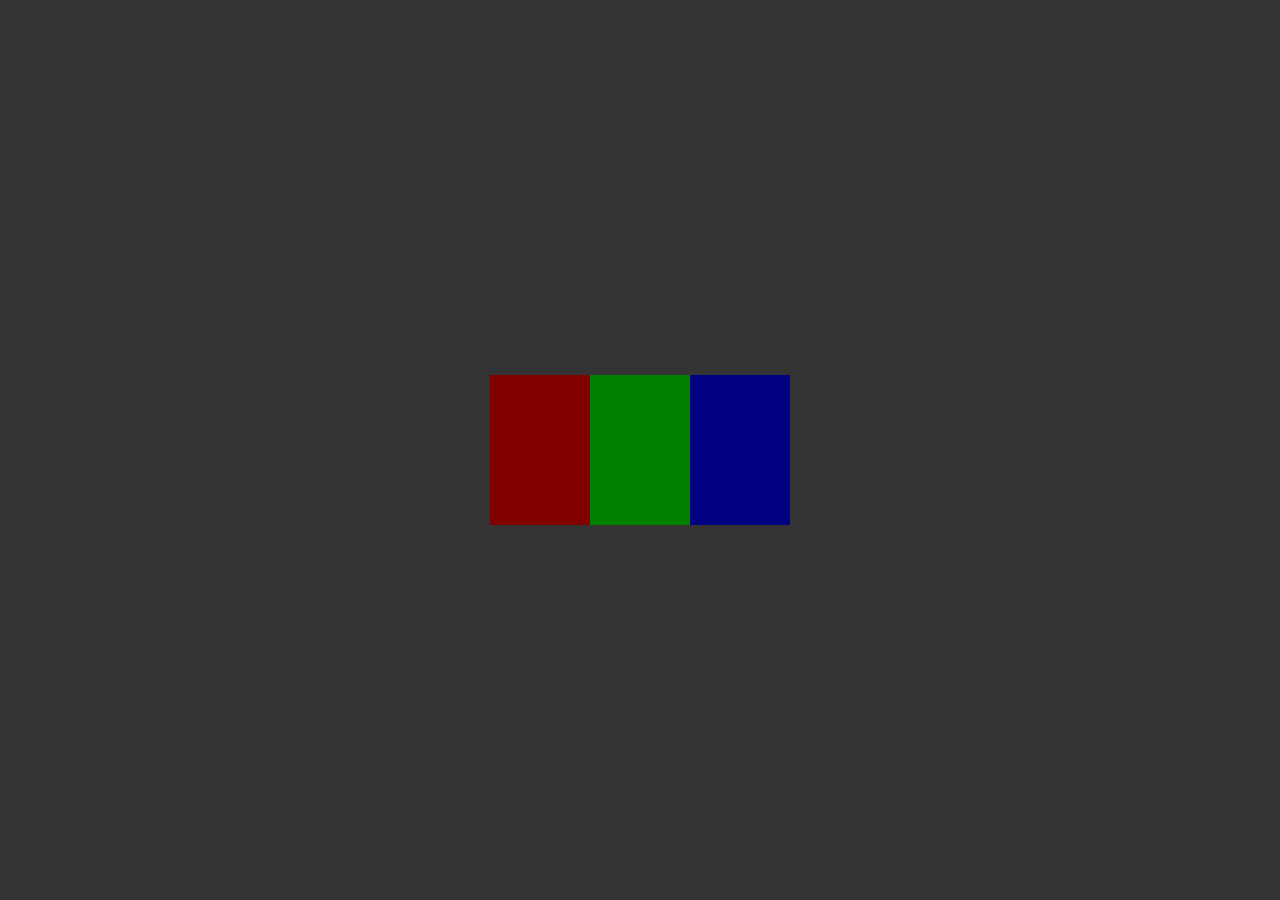
<file: 06_example/index.html>
<!DOCTYPE html>
<html>
<head>
	<meta charset="UTF-8">
	<meta name="viewport" content="width=device-width, initial-scale=1.0">
	<meta http-equiv="X-UA-Compatible" content="ie=edge">
	<title>Interactive Web</title>
	<link rel="stylesheet" href="css/reset.css">
	<style>
		.stage {
			width: 100vw;
			height: 100vh;
			background: #333;
			display: flex;
			align-items: center;
			justify-content: center;
		}
		.door {
			width: 100px;
			height: 150px;
			position: relative;
		}
		.door-back {
			position: absolute;
			top: 0;
			left: 0;
			width: 100%;
			height: 100%;
			background: #000;
			overflow: hidden;
		}
		.ilbuni {
			position: absolute;
			bottom: 0;
			left: 0;
			width: 100px;
			height: 100px;
			background-repeat: no-repeat;
			background-position: 50% 50%;
			background-size: contain;
			/* 이동 모션을 줄 때 성능이 좋은 translate */
			/* 
				transform에서 3d가 붙은 것들이 하드웨어 가속을 이용해서
				3d 속성을 사용하면 퍼포먼스를 향상 시킨다.
				그래서 애플 웹사이트 경우 항상 3d를 적용한다고 한다.
				예로 translateY 값을 적용해야 할 경우
				transform: translateY()를 적용하는 것이 아니라
				transform: translate3d(0, 100px, 0)를 적용. (transform: translate3d(x축, y축, z축))
			 */
			transform: translate3d(100%, 0, 0);
			transition: .5s .5s;
		}
		.door:nth-child(1) .ilbuni { background-image: url('images/ilbuni_0.png');}
		.door:nth-child(2) .ilbuni { background-image: url('images/ilbuni_1.png');}
		.door:nth-child(3) .ilbuni { background-image: url('images/ilbuni_2.png');}
		.door-body {
			position: absolute;
			top: 0;
			left: 0;
			width: 100%;
			height: 100%;
			transform-origin: 0%;
			transition: .5s;
		}
		.door:nth-child(1) .door-body { background: rgba(255,0,0,.5);}
		.door:nth-child(2) .door-body { background: rgba(0,255,0,.5);}
		.door:nth-child(3) .door-body { background: rgba(0,0,255,.5);}

		/*
			자바스크립트에서 클래스로 적용되게. 
			door-opened 클래스가 부여되면 문이 열리는 효과를 줄 예정.
		 */
		.door-opened .door-body {
			/* 회전체 자체에 3d 효과를 줌 - perspective */
			transform: perspective(800px) rotateY(-110deg);
		}
		.door-opened .ilbuni {
			transform: translate3d(0, 0, 0);
		}
	</style>
</head>
<body>
	<div class="stage">
		<div class="door">
			<div class="door-back">
				<div class="ilbuni"></div>
			</div>
			<div class="door-body"></div>
		</div>
		<div class="door">
			<div class="door-back">
				<div class="ilbuni"></div>
			</div>
			<div class="door-body"></div>
		</div>
		<div class="door">
			<div class="door-back">
				<div class="ilbuni"></div>
			</div>
			<div class="door-body"></div>
		</div>
	</div>

	<script>
		(function(){
			const stageElem = document.querySelector('.stage');

			// 현재 활성화된 아이템을 저장할 변수 생성.
			// 자주 쓰이는 로직!
			let currentItem;

			/*
				이벤트 타겟을 만들기 위해
				이벤트 함수 첫번째 자리에 매개변수를 만든다. (e)
			*/
			function doorHandler(e) {
				const targetElem = e.target;

				if ( currentItem ) {
					currentItem.classList.remove('door-opened');
				}
				if ( targetElem.classList.contains('door-body') ) {
					targetElem.parentNode.classList.add('door-opened');
					
					/*
						currentItem은 값이 비어진 상태.
						currentItem을 닫을려면 door-body 부모로 잡혀져있어야 해서
						currentItem = targetElem.parentNode; 로 적용.
						그러면 다른 문을 클릭했을 때
						currentItem 값이 있고 해당 부분에 door-opened 클래스는 지워준다.
					*/
					currentItem = targetElem.parentNode;
				}
			};

			/*
				stageElem.addEventListener('click', doorHandler, flase);
				flase 옵션이 디폴트 값으로 있음. 생략 가능.
			*/ 
			stageElem.addEventListener('click', doorHandler);
		})();
	</script>
</body>
</html>
</file>
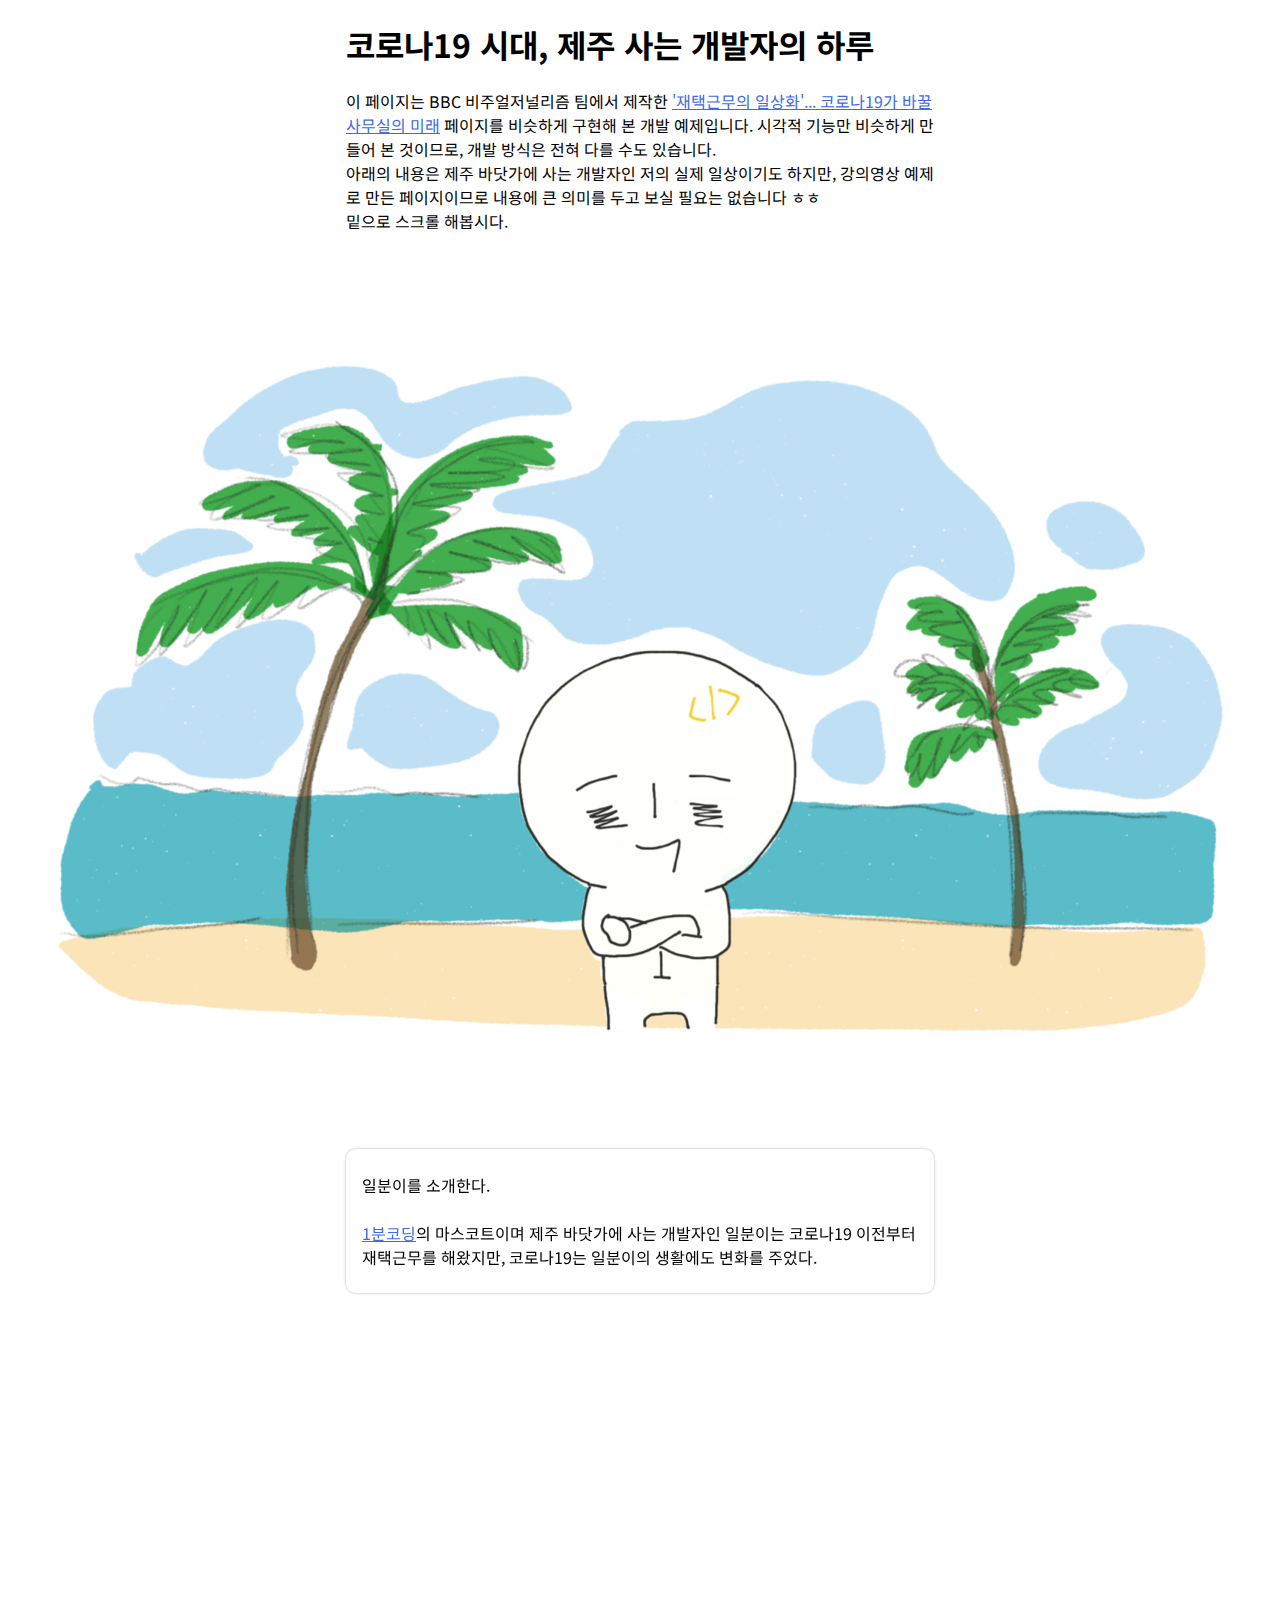
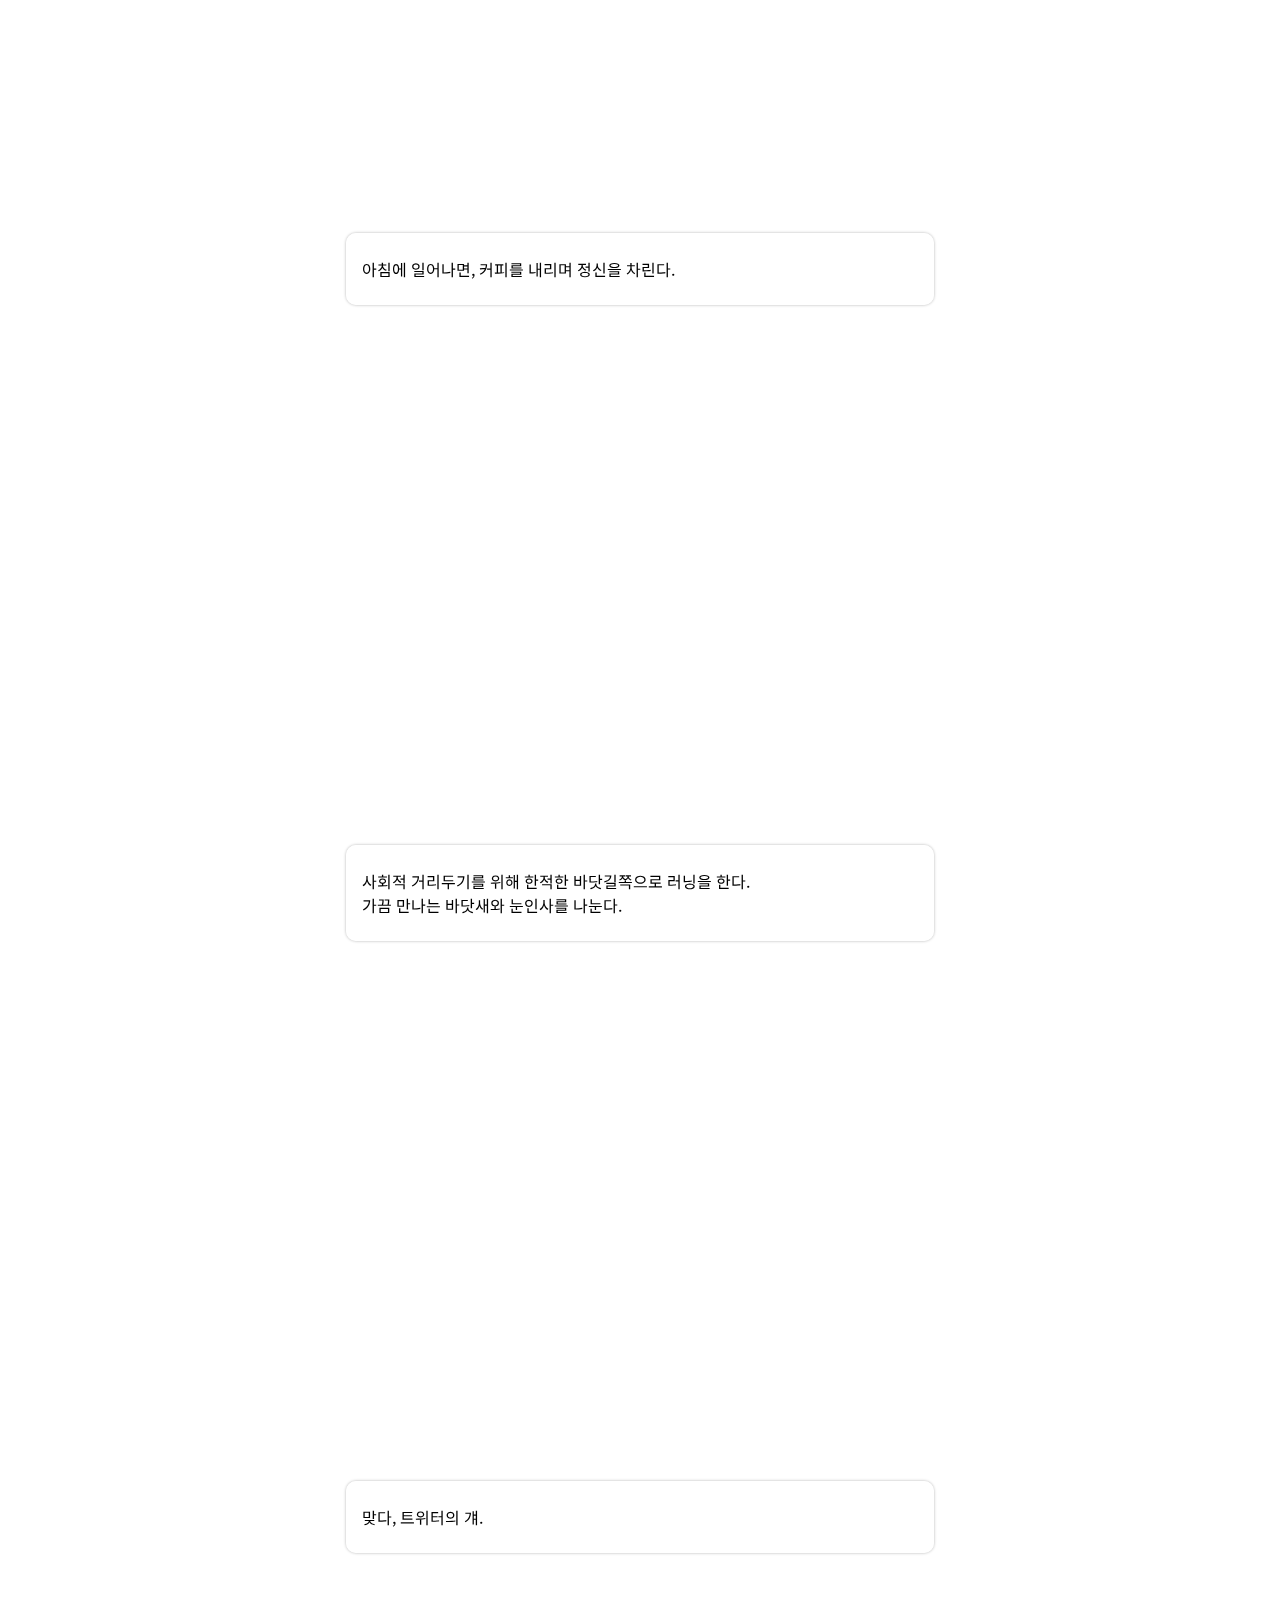
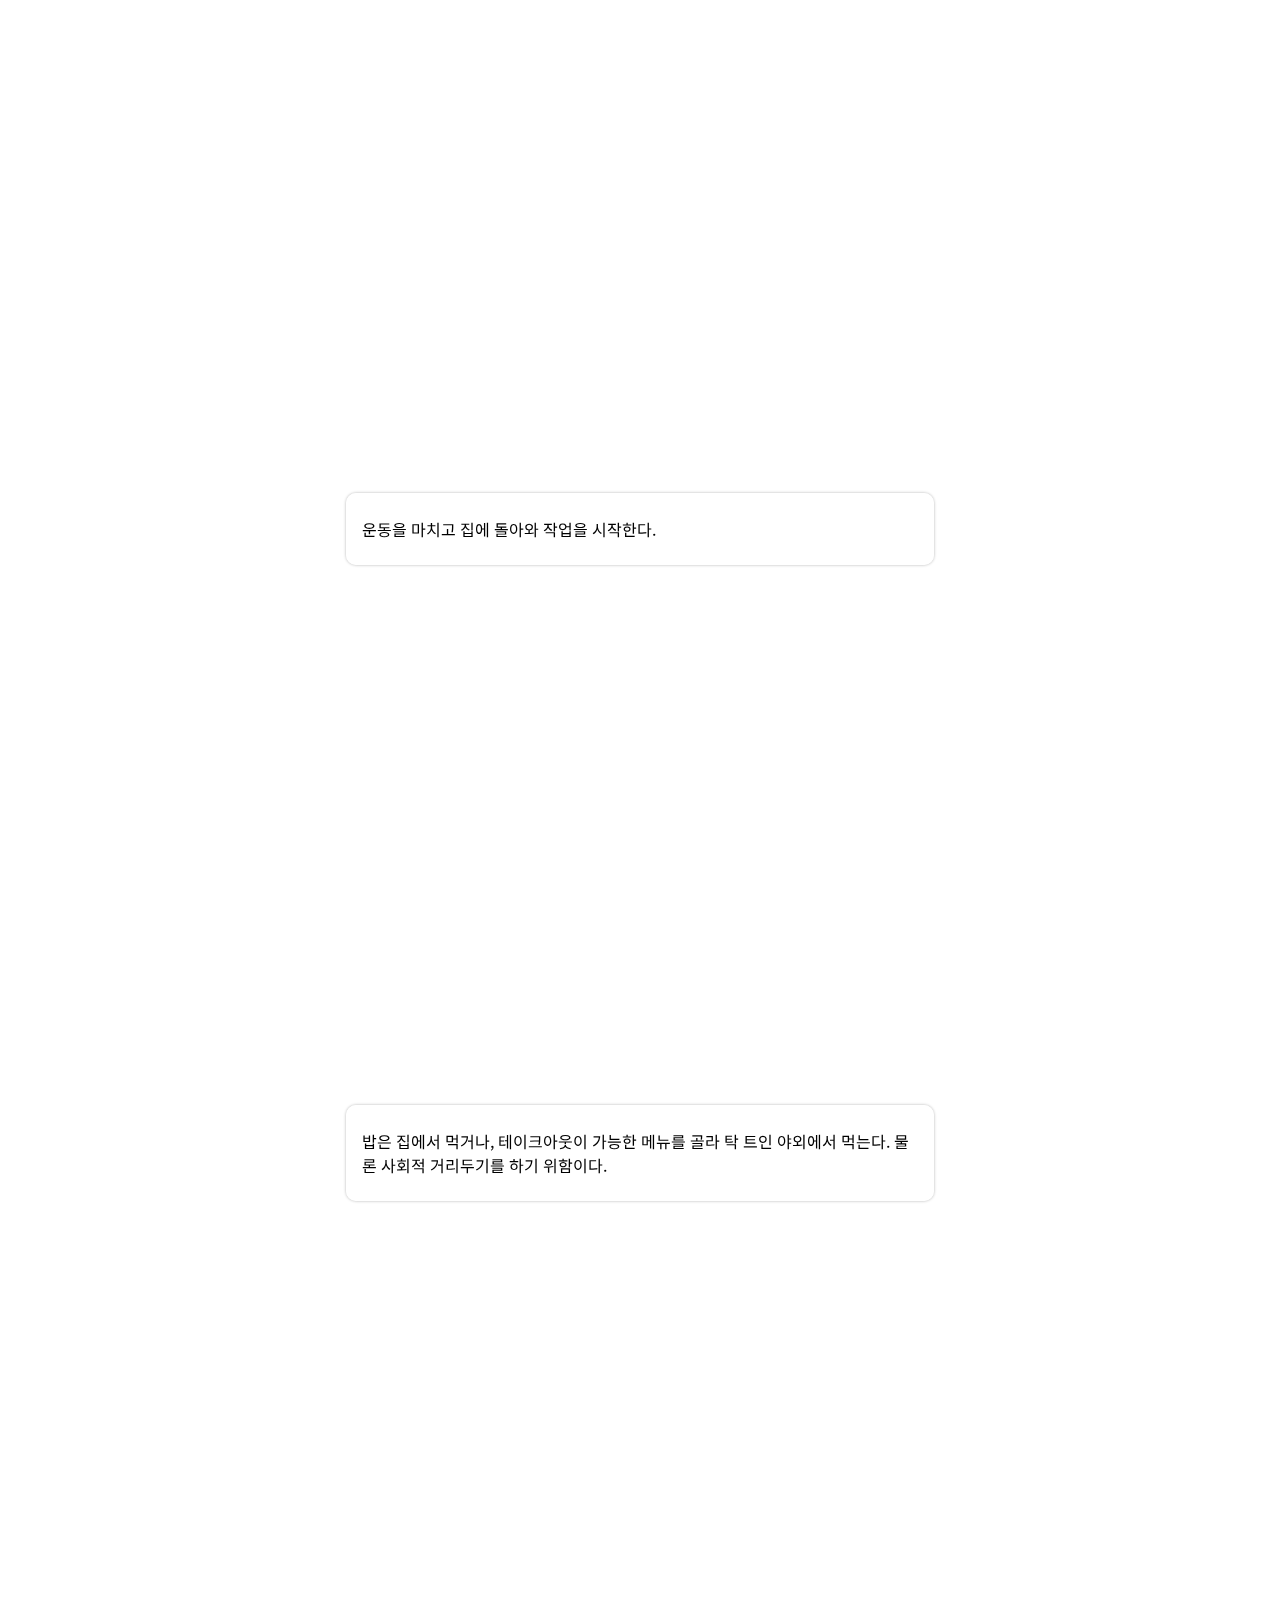
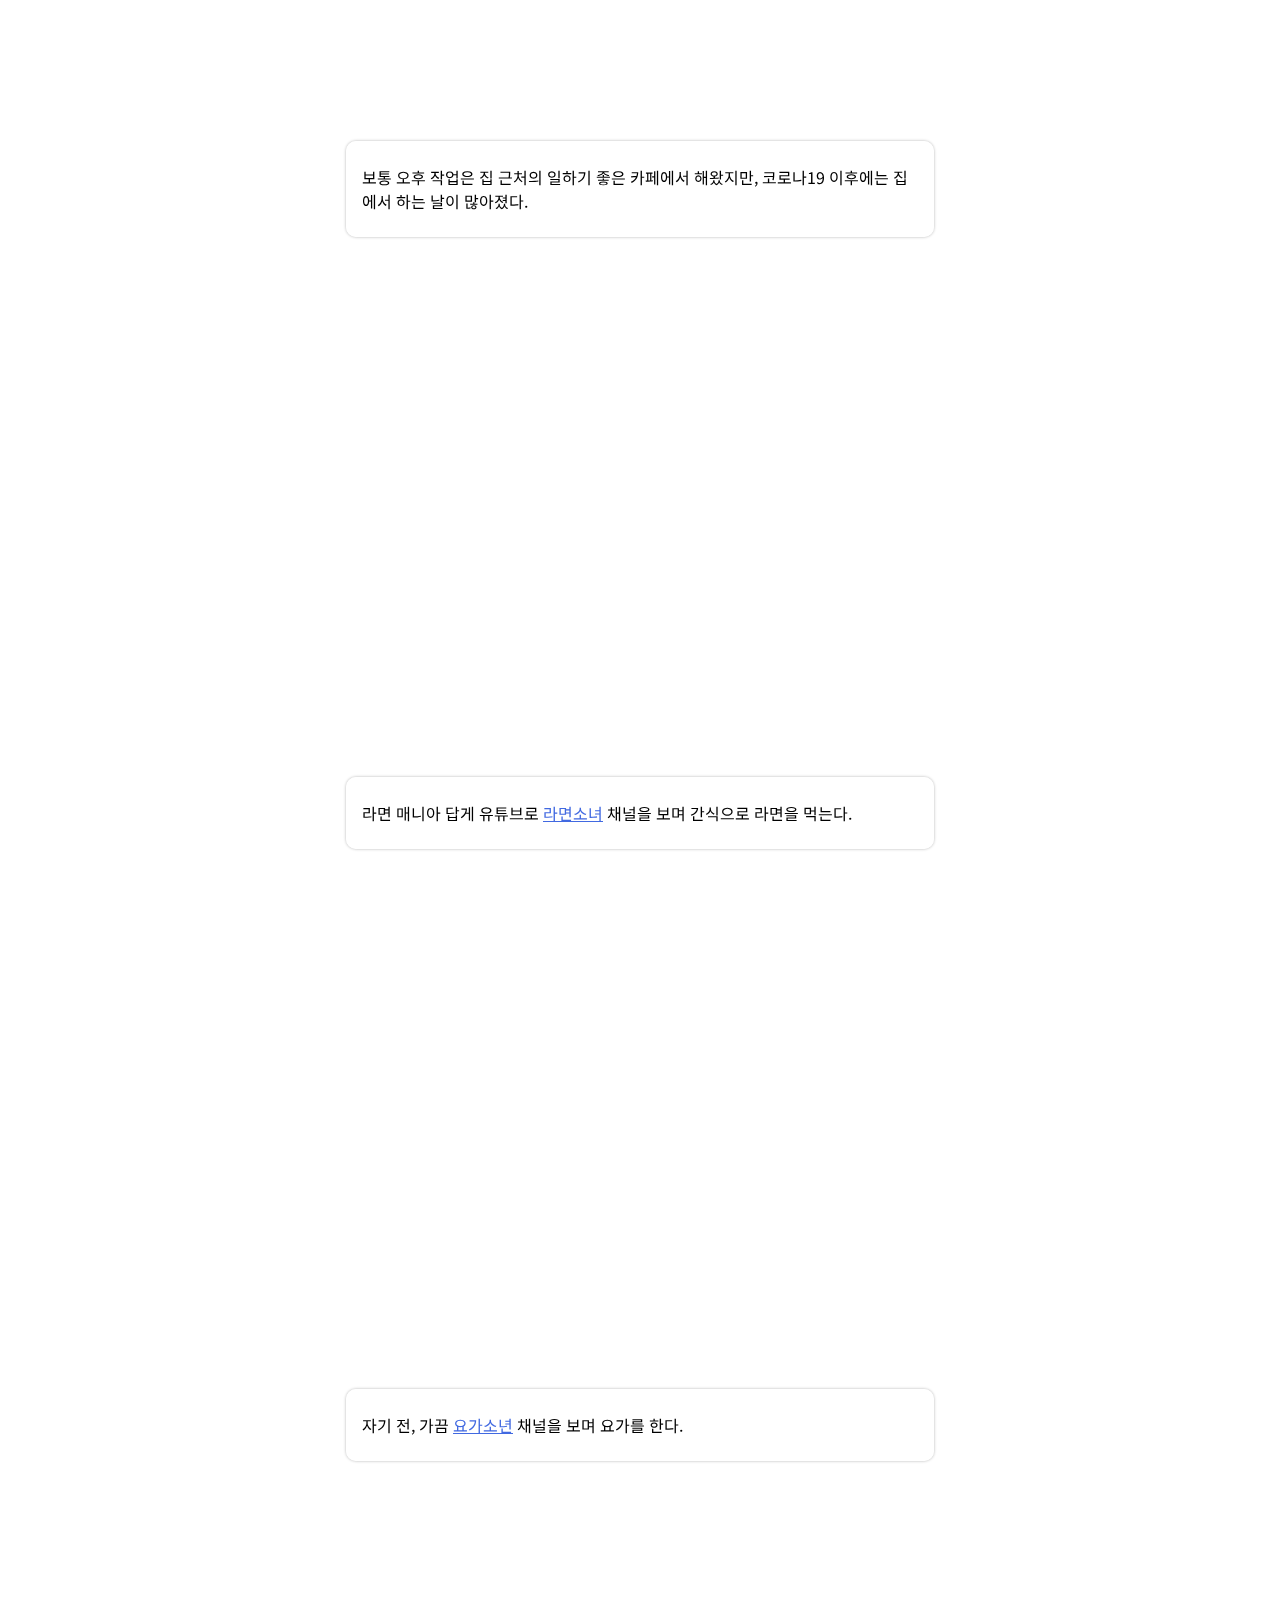
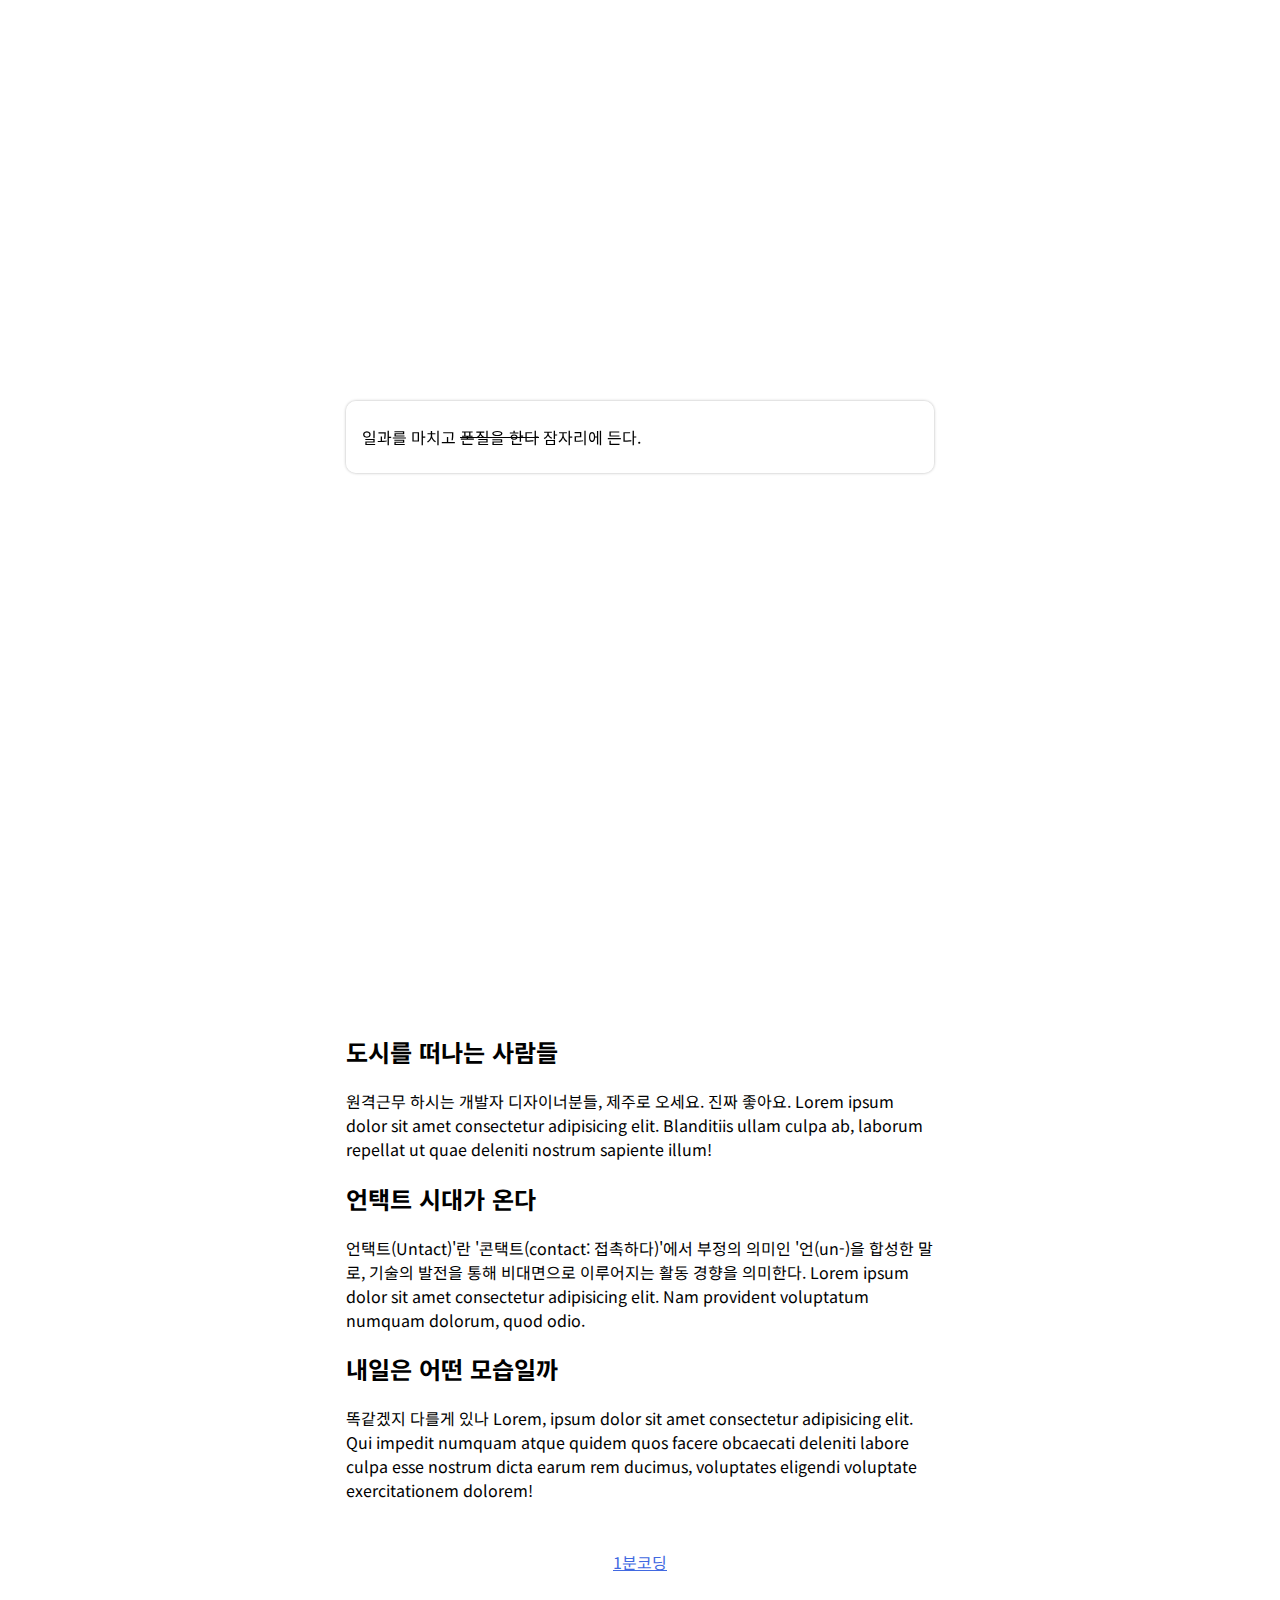
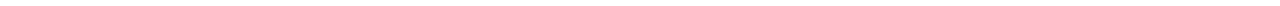
<file: 12_bbc_clone/index.html>
<!DOCTYPE html>
<html lang="ko">
<head>
	<meta charset="UTF-8">
	<meta name="viewport" content="width=device-width, initial-scale=1.0">
	<title>1분코딩 예제 - 코로나19 시대, 제주 사는 개발자의 하루</title>
	<link rel="preconnect" href="https://fonts.gstatic.com">
	<link href="https://fonts.googleapis.com/css2?family=Noto+Sans+KR:wght@100;300;400;500;700;900&display=swap" rel="stylesheet">
	<link rel="stylesheet" href="style.css">
</head>
<body>
	<header class="header">
		<div class="global-width">
			<h1 class="page-title">코로나19 시대, 제주 사는 개발자의 하루</h1>
			<p>
				이 페이지는 BBC 비주얼저널리즘 팀에서 제작한 <a href="https://www.bbc.com/korean/resources/idt-48d3c9a7-4063-4289-9726-611b5ea9d7b5" target="_blank">'재택근무의 일상화'... 코로나19가 바꿀 사무실의 미래</a> 페이지를 비슷하게 구현해 본 개발 예제입니다. 시각적 기능만 비슷하게 만들어 본 것이므로, 개발 방식은 전혀 다를 수도 있습니다.<br>아래의 내용은 제주 바닷가에 사는 개발자인 저의 실제 일상이기도 하지만, 강의영상 예제로 만든 페이지이므로 내용에 큰 의미를 두고 보실 필요는 없습니다 ㅎㅎ<br>밑으로 스크롤 해봅시다.
			</p>
		</div>
	</header>
	<section class="scroll-content">
		<div class="scroll-graphic">
			<div class="graphic-item"><img class="scene-img" src="images/00.png" alt=""></div>
			<div class="graphic-item"><img class="scene-img" src="images/01.png" alt=""></div>
			<div class="graphic-item" data-action="birdFlies">
				<img class="bird" src="images/bird.gif" alt="">
				<img class="scene-img" src="images/02.png" alt="">
			</div>
			<div class="graphic-item"><img class="scene-img" src="images/bird.gif" alt=""></div>
			<div class="graphic-item"><img class="scene-img" src="images/03.png" alt=""></div>
			<div class="graphic-item" data-action="birdFlies2">
				<img class="bird" src="images/bird.gif" alt="">
				<img class="scene-img" src="images/04.png" alt="">
			</div>
			<div class="graphic-item"><img class="scene-img" src="images/05.png" alt=""></div>
			<div class="graphic-item"><img class="scene-img" src="images/06.png" alt=""></div>
			<div class="graphic-item"><img class="scene-img" src="images/07.png" alt=""></div>
			<div class="graphic-item"><img class="scene-img" src="images/08.png" alt=""></div>
		</div>
		<div class="scroll-text global-width">
			<div class="step">
				<p>
					일분이를 소개한다.<br><br><a href="https://studiomeal.com" target="_blank">1분코딩</a>의 마스코트이며 제주 바닷가에 사는 개발자인 일분이는 코로나19 이전부터 재택근무를 해왔지만, 코로나19는 일분이의 생활에도 변화를 주었다.
				</p>
			</div>
			<div class="step">
				<p>
					아침에 일어나면, 커피를 내리며 정신을 차린다.
				</p>
			</div>
			<div class="step">
				<p>
					사회적 거리두기를 위해 한적한 바닷길쪽으로 러닝을 한다.<br>가끔 만나는 바닷새와 눈인사를 나눈다.
				</p>
			</div>
			<div class="step">
				<p>
					맞다, 트위터의 걔.
				</p>
			</div>
			<div class="step">
				<p>
					운동을 마치고 집에 돌아와 작업을 시작한다.
				</p>
			</div>
			<div class="step">
				<p>
					밥은 집에서 먹거나, 테이크아웃이 가능한 메뉴를 골라 탁 트인 야외에서 먹는다. 물론 사회적 거리두기를 하기 위함이다.
				</p>
			</div>
			<div class="step">
				<p>
					보통 오후 작업은 집 근처의 일하기 좋은 카페에서 해왔지만, 코로나19 이후에는 집에서 하는 날이 많아졌다.
				</p>
			</div>
			<div class="step">
				<p>
					라면 매니아 답게 유튜브로 <a href="https://www.youtube.com/channel/UCYzTR8jV9_xv1p25N2dNBQQ" target="_blank">라면소녀</a> 채널을 보며 간식으로 라면을 먹는다.
				</p>
			</div>
			<div class="step">
				<p>
					자기 전, 가끔 <a href="https://www.youtube.com/channel/UCkTRKCuFrRiXQm_gMG1uDvg" target="_blank">요가소년</a> 채널을 보며 요가를 한다.
				</p>
			</div>
			<div class="step">
				<p>
					일과를 마치고 <span class="strikethrough">폰질을 한다</span> 잠자리에 든다.
				</p>
			</div>
		</div>
	</section>
	<section class="normal-content global-width">
		<h2>도시를 떠나는 사람들</h2>
		<p>원격근무 하시는 개발자 디자이너분들, 제주로 오세요. 진짜 좋아요. Lorem ipsum dolor sit amet consectetur adipisicing elit. Blanditiis ullam culpa ab, laborum repellat ut quae deleniti nostrum sapiente illum!</p>
		<h2>언택트 시대가 온다</h2>
		<p>언택트(Untact)'란 '콘택트(contact: 접촉하다)'에서 부정의 의미인 '언(un-)을 합성한 말로, 기술의 발전을 통해 비대면으로 이루어지는 활동 경향을 의미한다. Lorem ipsum dolor sit amet consectetur adipisicing elit. Nam provident voluptatum numquam dolorum, quod odio.</p>
		<h2>내일은 어떤 모습일까</h2>
		<p>똑같겠지 다를게 있나 Lorem, ipsum dolor sit amet consectetur adipisicing elit. Qui impedit numquam atque quidem quos facere obcaecati deleniti labore culpa esse nostrum dicta earum rem ducimus, voluptates eligendi voluptate exercitationem dolorem!</p>
	</section>
	<footer class="global-footer">
		<a href="https://www.youtube.com/channel/UC_s1FC7s5YVwDImzv-WG93Q" target="blank">1분코딩</a>
	</footer>

	<script src="main.js"></script>
</body>
</html>
</file>
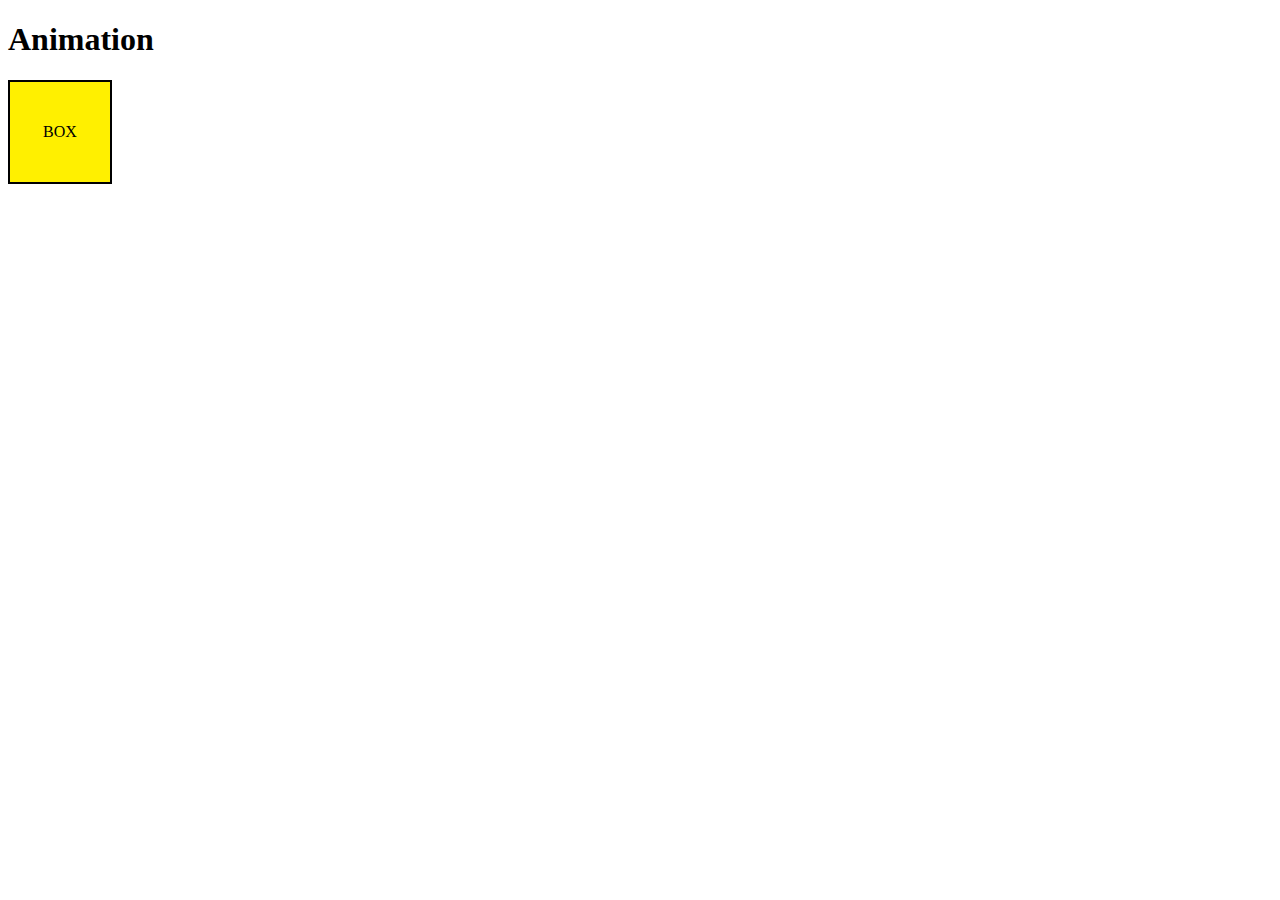
<file: 01_css_animation/animation1.html>
<!DOCTYPE html>
<html lang="ko">
<head>
    <meta charset="UTF-8">
    <meta name="viewport" content="width=device-width, initial-scale=1.0">
    <meta http-equiv="X-UA-Compatible" content="ie=edge">
    <title>CSS 변환과 애니메이션 :: Animation</title>
    <style>
        @keyframes sample-ani {
            0% {
                transform: translate(0, 0);
            }
            50% {
                transform: translate(300px, 0);
            }
            100% {
                transform: translate(400px, 500px);
            }
        }
        .box {
            width: 100px;
            height: 100px;
            border: 2px solid #000;
            background: #fff000;
            display: flex;
            justify-content: center;
            align-items: center;
            animation: sample-ani 2s linear infinite;
        }
    </style>
</head>
<body>
    <h1>Animation</h1>
    <div class="box">BOX</div>
</body>
</html>
</file>
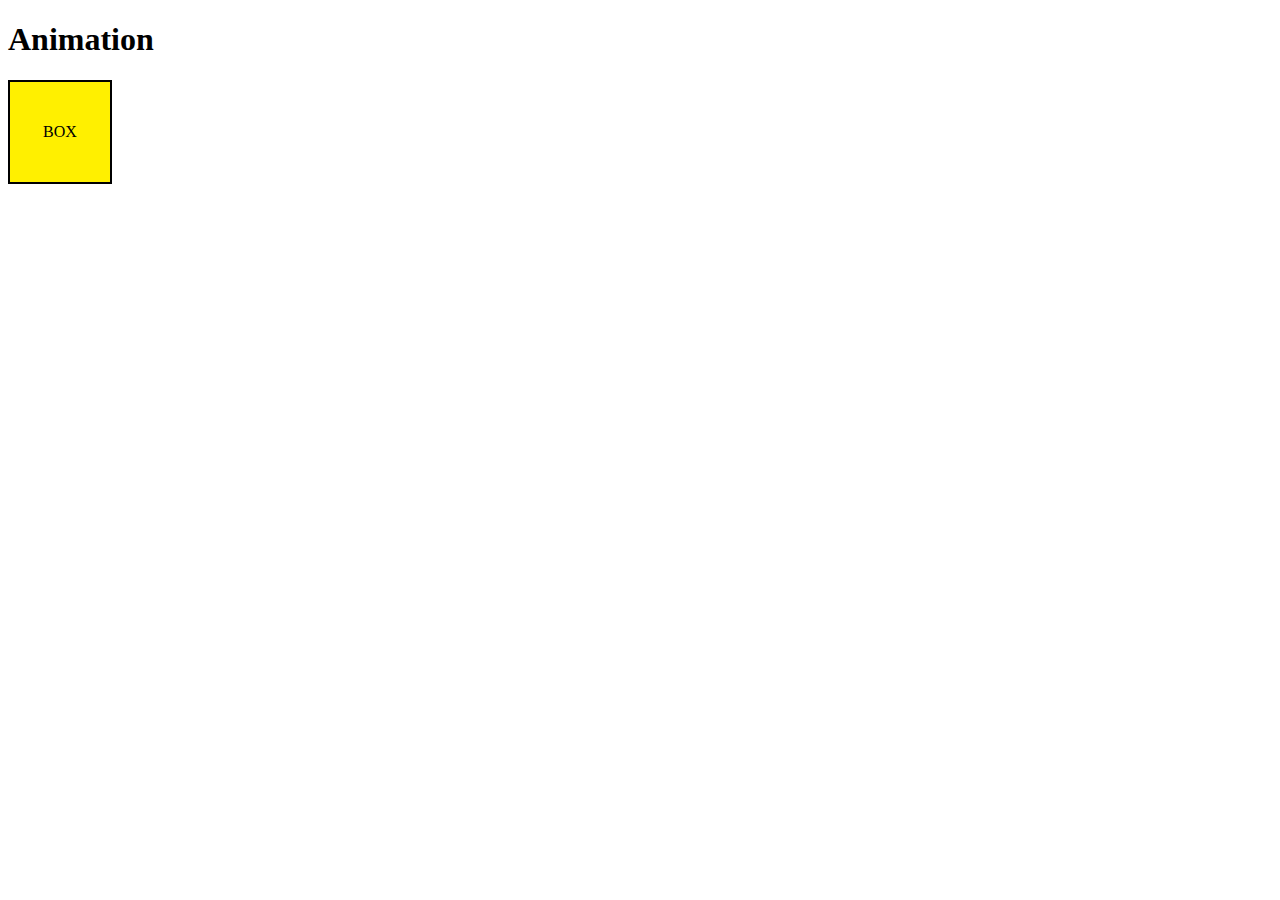
<file: 01_css_animation/animation2.html>
<!DOCTYPE html>
<html lang="ko">
<head>
    <meta charset="UTF-8">
    <meta name="viewport" content="width=device-width, initial-scale=1.0">
    <meta http-equiv="X-UA-Compatible" content="ie=edge">
    <title>CSS 변환과 애니메이션 :: Animation</title>
    <style>
        @keyframes sample-ani {
            0% {
                transform: translate(0, 0);
            }
            50% {
                transform: translate(300px, 0);
                background: red;
            }
            100% {
                transform: translate(400px, 500px);
            }
        }
        .box {
            width: 100px;
            height: 100px;
            border: 2px solid #000;
            background: #fff000;
            display: flex;
            justify-content: center;
            align-items: center;
            /* animation: sample-ani 3s linear infinite alternate; */
            animation: sample-ani 3s linear forwards;
        }
        .box:hover {
            animation-play-state: paused;
        }
    </style>
</head>
<body>
    <h1>Animation</h1>
    <div class="box">BOX</div>
</body>
</html>
</file>
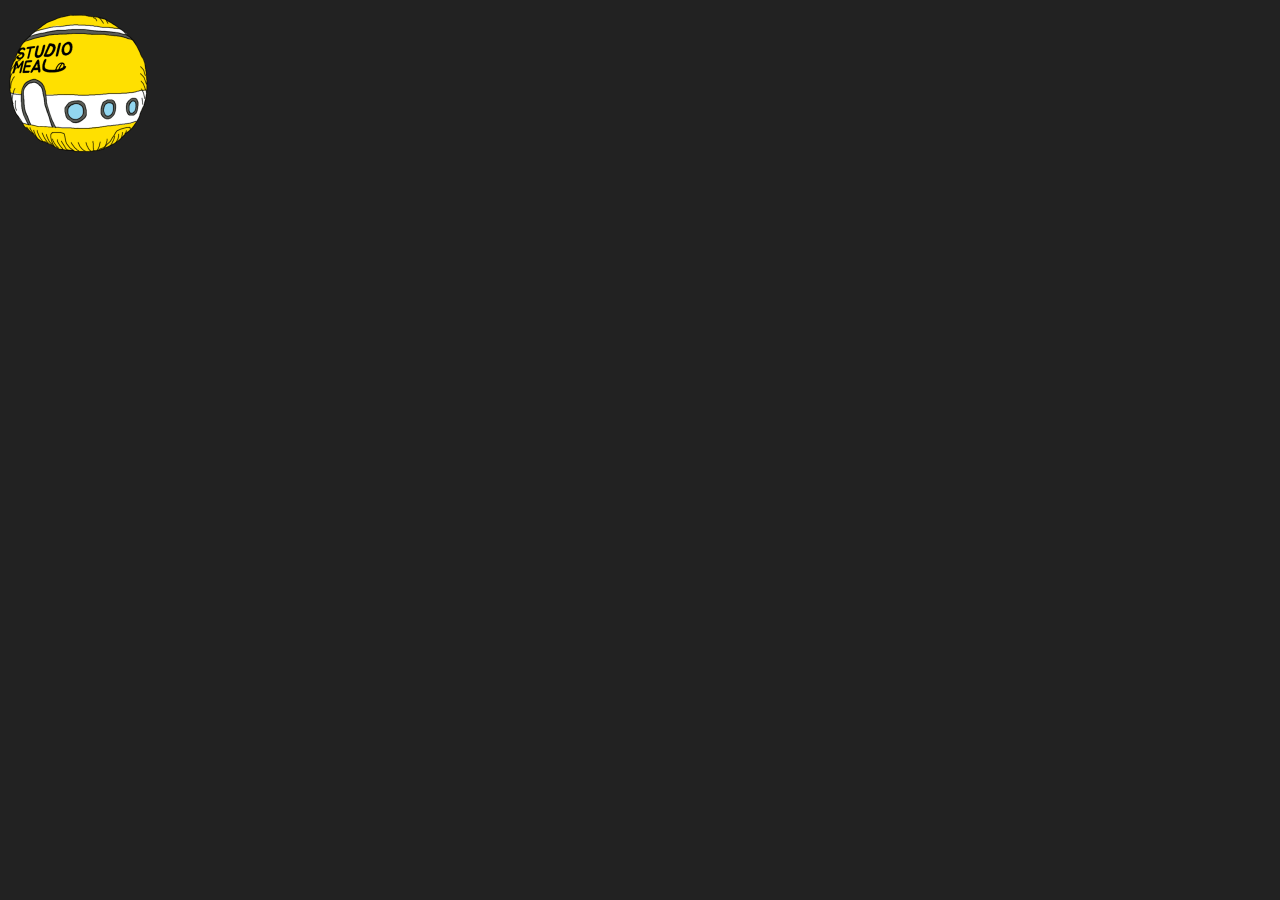
<file: 01_css_animation/animation3.html>
<!DOCTYPE html>
<html lang="ko">
<head>
    <meta charset="UTF-8">
    <meta name="viewport" content="width=device-width, initial-scale=1.0">
    <title>Document</title>    <meta charset="UTF-8">
    <meta name="viewport" content="width=device-width, initial-scale=1.0">
    <meta http-equiv="X-UA-Compatible" content="ie=edge">
    <title>CSS 변환과 애니메이션 :: Animation</title>
    <style>
        body { background: #222;}
        @keyframes spaceship-ani {
            to {
                background-position: -2550px 0;
            }
        }
        .spaceship {
            width: 150px;
            height: 150px;
            background: url('img/sprite_contact.png') no-repeat 0 0 / auto 150px;
            animation: spaceship-ani 1.5s infinite steps(17);
        }
    </style>
</head>
<body>
    <div class="spaceship"></div>
</body>
</html>
</file>
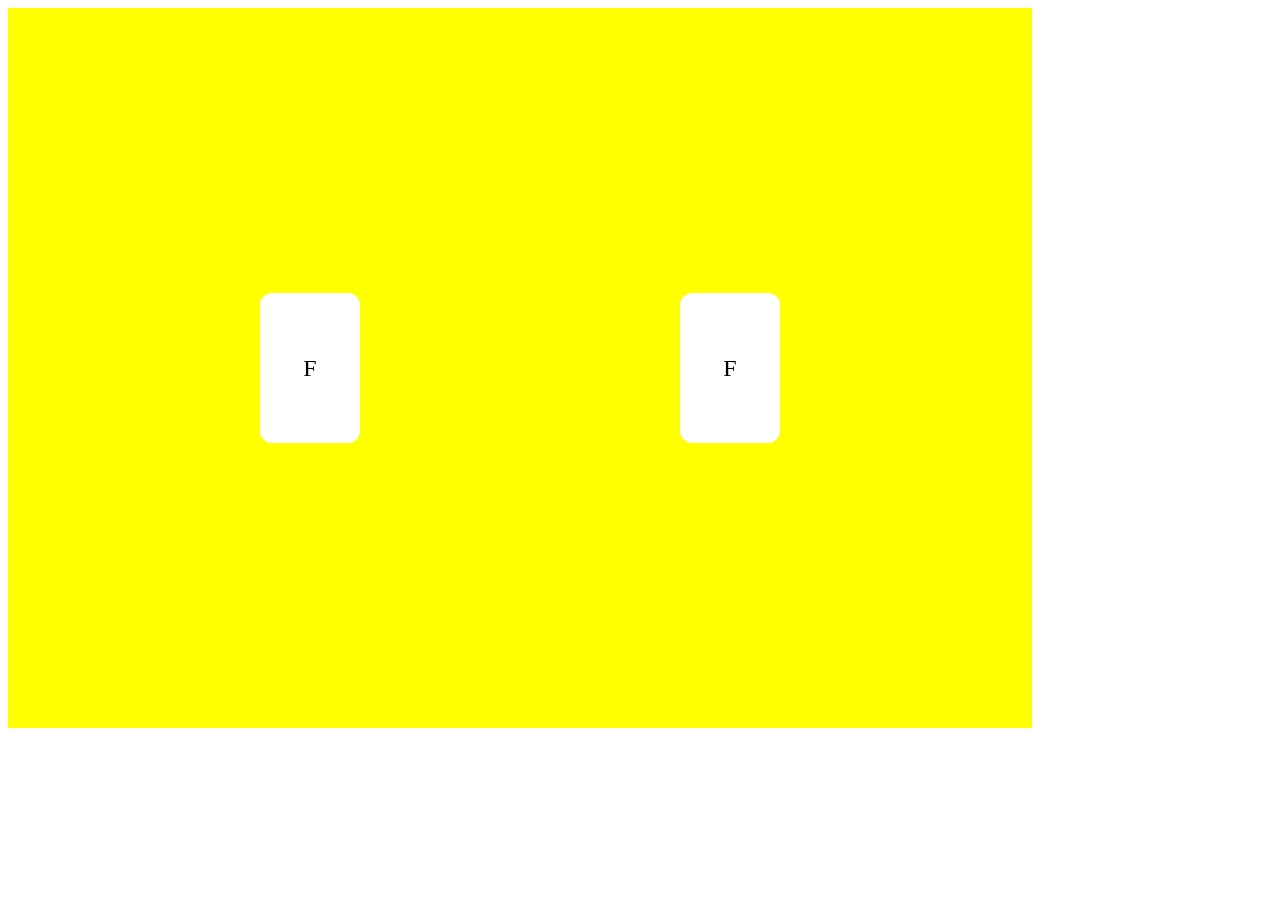
<file: 02_css-3D/css-3d-2.html>
<!DOCTYPE html>
<html lang="ko">
<head>
    <meta charset="UTF-8">
    <meta name="viewport" content="width=device-width, initial-scale=1.0">
    <title>Document</title>    <meta charset="UTF-8">
    <meta name="viewport" content="width=device-width, initial-scale=1.0">
    <meta http-equiv="X-UA-Compatible" content="ie=edge">
    <title>CSS 3D</title>
    <style>
        .world {
            width: 80vw;
            height: 80vh;
            background: yellow;
            display: flex;
            justify-content: center;
            align-items: center;
            perspective: 500px;
        }
        .card {
            position: relative;
            width: 100px;
            height: 150px;
            margin: 10em;
            transform: rotateY(0deg);
            transition: 1s;
            transform-style: preserve-3d;
        }
        .card.-v2 {
            transform-origin: left;
        }
        .card-side {
            display: flex;
            justify-content: center;
            align-items: center;
            border-radius: .5em;
            font-size: 1.5rem;
            position: absolute;
            top: 0;
            left: 0;
            width: 100%;
            height: 100%;
            backface-visibility: hidden;
        }
        .card-side-front {
            background: white;
            z-index: 1;
        }
        .card-side-back {
            background: red;
            transform: rotateY(180deg);
        }
        .world:hover .card {
            transform: rotateY(180deg);
        }
        .world:hover .card.-v2 {
            transform: rotateY(-180deg);
        }
    </style>
</head>
<body>
    <div class="world">
        <div class="card">
            <div class="card-side card-side-front">F</div>
            <div class="card-side card-side-back">B</div>
        </div>
        <div class="card -v2">
            <div class="card-side card-side-front">F</div>
            <div class="card-side card-side-back">B</div>
        </div>
    </div>
</body>
</html>
</file>
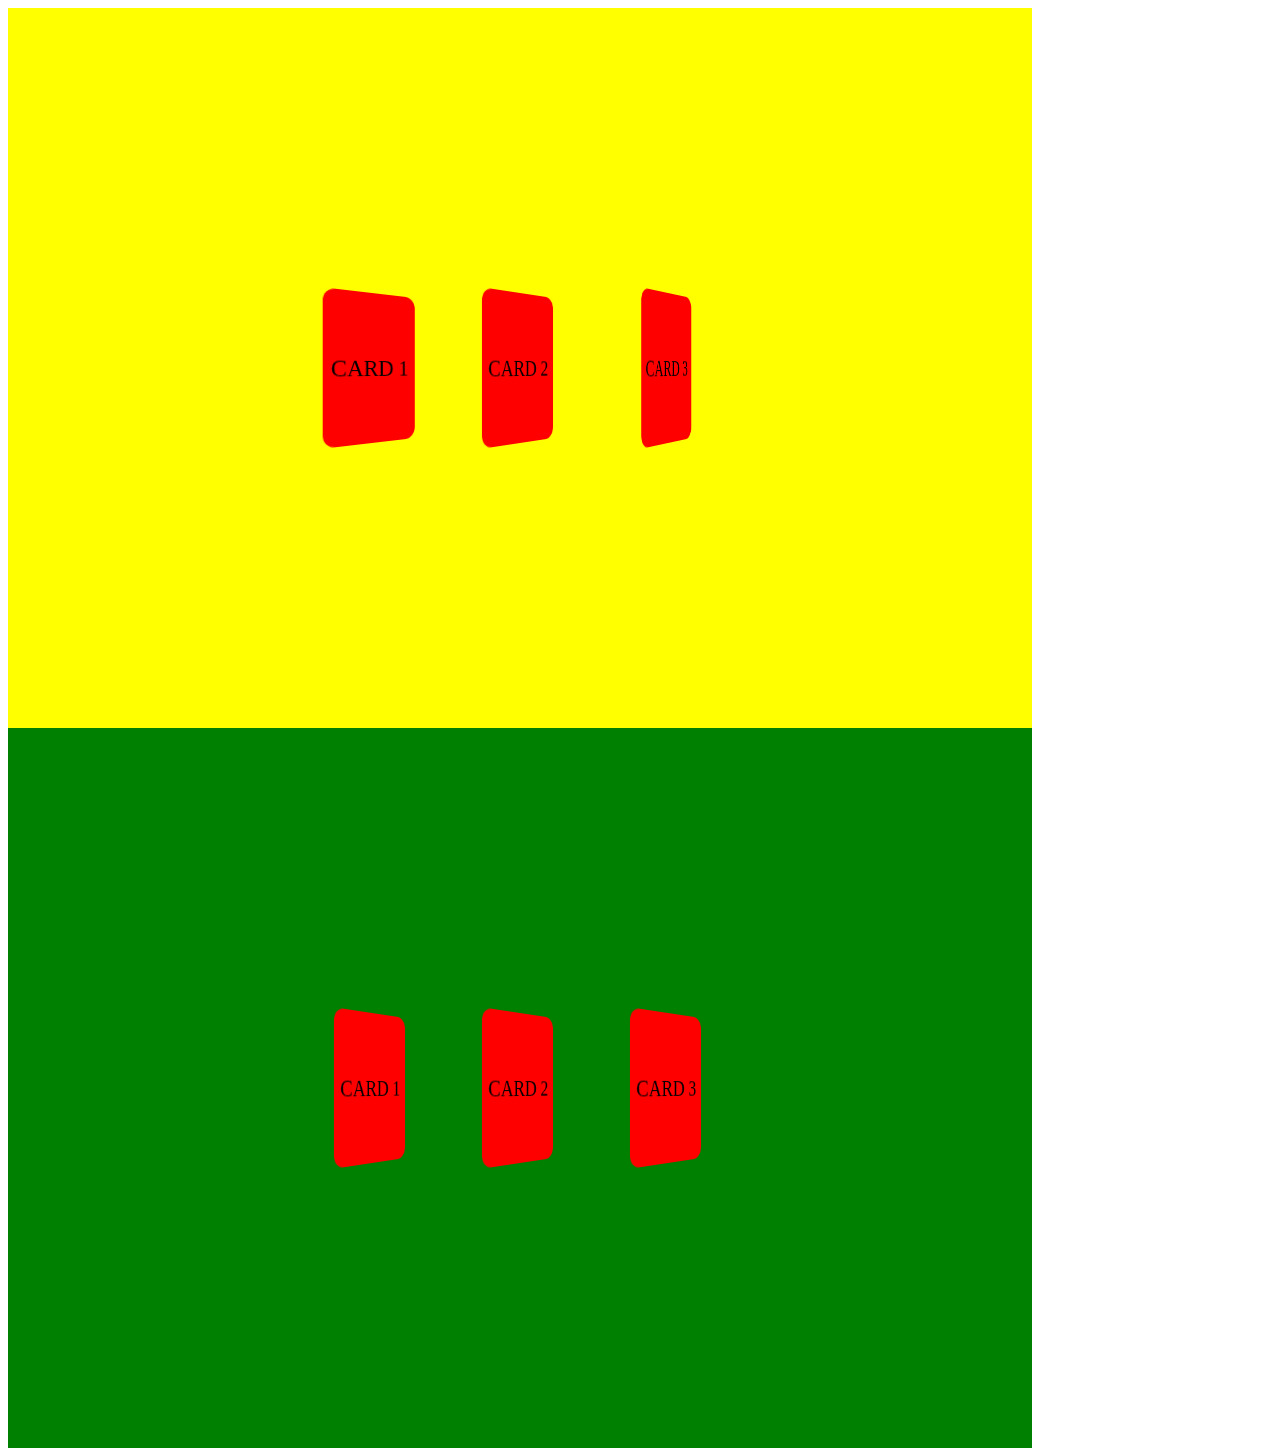
<file: 02_css_3D/css-3d-1.html>
<!DOCTYPE html>
<html lang="ko">
<head>
    <meta charset="UTF-8">
    <meta name="viewport" content="width=device-width, initial-scale=1.0">
    <title>Document</title>    <meta charset="UTF-8">
    <meta name="viewport" content="width=device-width, initial-scale=1.0">
    <meta http-equiv="X-UA-Compatible" content="ie=edge">
    <title>CSS 3D</title>
    <style>
        .world, .world2 {
            width: 80vw;
            height: 80vh;
            display: flex;
            justify-content: center;
            align-items: center;
        }
        .world {
            background: yellow;
            perspective: 500px;
        }
        .world2 {
            background: green;
        }
        .card, .card2 {
            width: 100px;
            height: 150px;
            border-radius: .5em;
            margin: 1em;
            background: red;
            display: flex;
            justify-content: center;
            align-items: center;
            font-size: 1.5rem;
            transform: rotateY(45deg);
        }
        .card2 {
            transform: perspective(500px) rotateY(45deg);
        }
    </style>
</head>
<body>
    <div class="world">
        <div class="card">CARD 1</div>
        <div class="card">CARD 2</div>
        <div class="card">CARD 3</div>
    </div>
    <div class="world2">
        <div class="card2">CARD 1</div>
        <div class="card2">CARD 2</div>
        <div class="card2">CARD 3</div>
    </div>
</body>
</html>
</file>
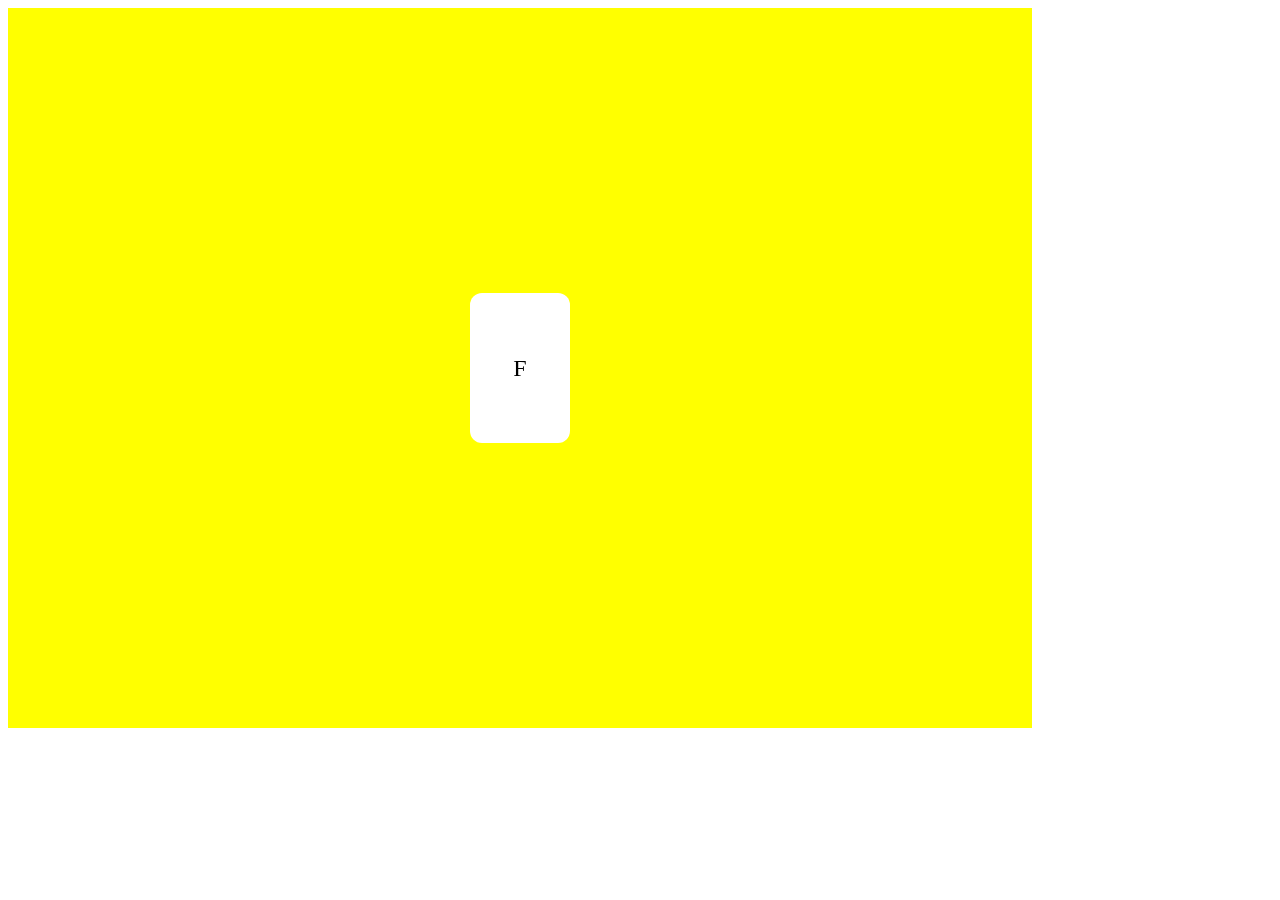
<file: 02_css_3D/css-3d-3-iever.html>
<!DOCTYPE html>
<html lang="ko">
<head>
    <meta charset="UTF-8">
    <meta name="viewport" content="width=device-width, initial-scale=1.0">
    <title>Document</title>    <meta charset="UTF-8">
    <meta name="viewport" content="width=device-width, initial-scale=1.0">
    <meta http-equiv="X-UA-Compatible" content="ie=edge">
    <title>CSS 3D</title>
    <style>
        .world {
            width: 80vw;
            height: 80vh;
            background: yellow;
            display: flex;
            justify-content: center;
            align-items: center;
            perspective: 500px;
        }
        .card-side {
            display: flex;
            justify-content: center;
            align-items: center;
            border-radius: .5em;
            font-size: 1.5rem;
            position: absolute;
            top: 50%;
            left: 50%;
            width: 100px;
            height: 150px;
            margin: -75px 0 0 -50px;
            -webkit-backface-visibility: hidden;
            backface-visibility: hidden;
            transition: 1s;
        }
        .card-side-front {
            background: white;
            z-index: 1;
            transform: rotateY(0deg);
        }
        .card-side-back {
            background: red;
            transform: rotateY(180deg);
        }
        .world:hover .card-side-front {
            transform: rotateY(180deg);
        }
        .world:hover .card-side-back {
            transform: rotateY(360deg);
        }
    </style>
</head>
<body>
    <div class="world">
        <div class="card-side card-side-front">F</div>
        <div class="card-side card-side-back">B</div>
    </div>
</body>
</html>
</file>
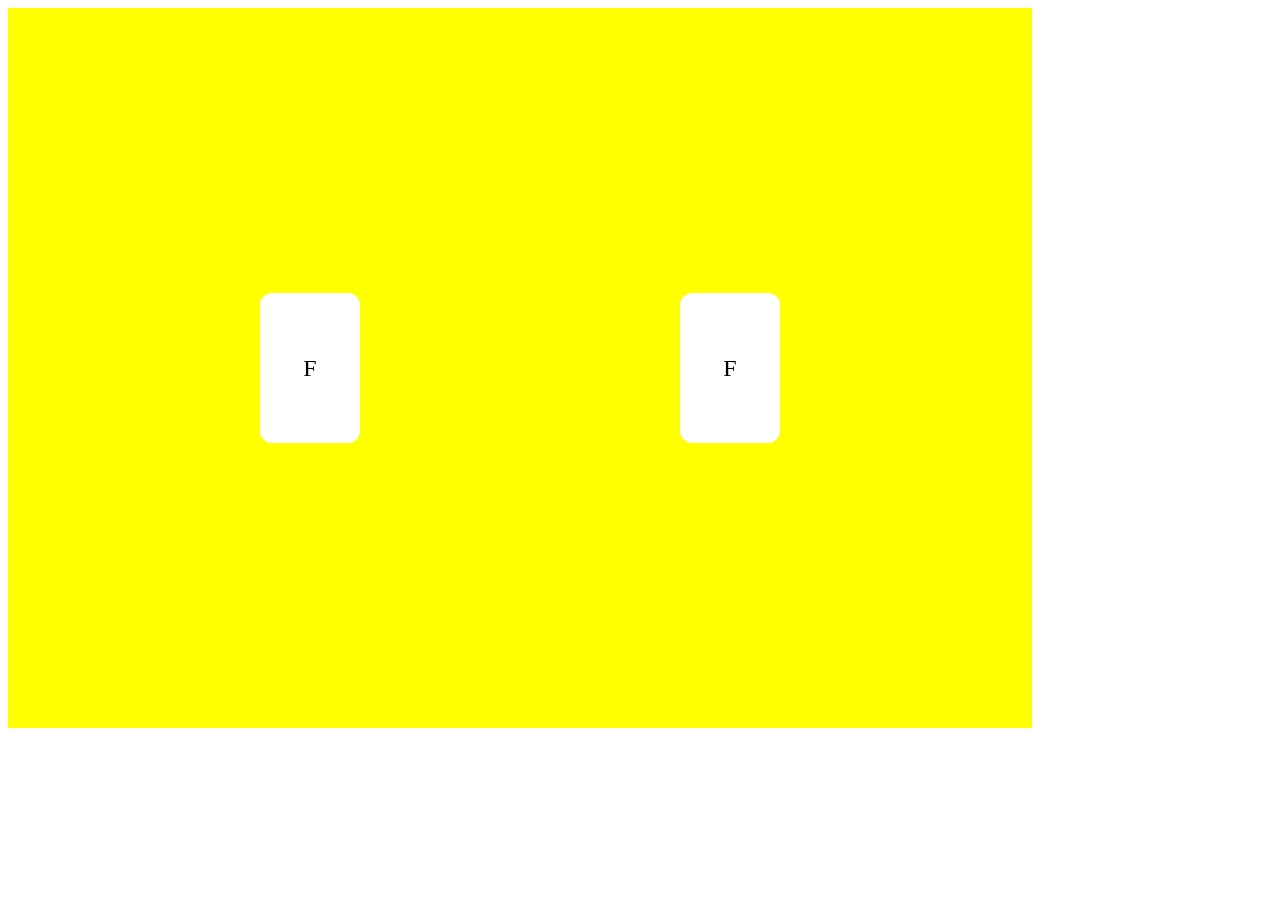
<file: 02_css_3D/css-3d-3.html>
<!DOCTYPE html>
<html lang="ko">
<head>
    <meta charset="UTF-8">
    <meta name="viewport" content="width=device-width, initial-scale=1.0">
    <title>Document</title>    <meta charset="UTF-8">
    <meta name="viewport" content="width=device-width, initial-scale=1.0">
    <meta http-equiv="X-UA-Compatible" content="ie=edge">
    <title>CSS 3D</title>
    <style>
        .world {
            width: 80vw;
            height: 80vh;
            background: yellow;
            display: flex;
            justify-content: center;
            align-items: center;
            perspective: 500px;
        }
        .card {
            position: relative;
            width: 100px;
            height: 150px;
            margin: 10em;
            transform: rotateY(0deg);
            transition: 1s;
            transform-style: preserve-3d;
        }
        .card.-v2 {
            transform-origin: left;
        }
        .card-side {
            display: flex;
            justify-content: center;
            align-items: center;
            border-radius: .5em;
            font-size: 1.5rem;
            position: absolute;
            top: 0;
            left: 0;
            width: 100%;
            height: 100%;
            -webkit-backface-visibility: hidden;
            backface-visibility: hidden;
        }
        .card-side-front {
            background: white;
            z-index: 1;
        }
        .card-side-back {
            background: red;
            transform: rotateY(180deg);
        }
        .world:hover .card {
            transform: rotateY(180deg);
        }
        .world:hover .card.-v2 {
            transform: rotateY(-180deg);
        }
    </style>
</head>
<body>
    <div class="world">
        <div class="card">
            <div class="card-side card-side-front">F</div>
            <div class="card-side card-side-back">B</div>
        </div>
        <div class="card -v2">
            <div class="card-side card-side-front">F</div>
            <div class="card-side card-side-back">B</div>
        </div>
    </div>
</body>
</html>
</file>
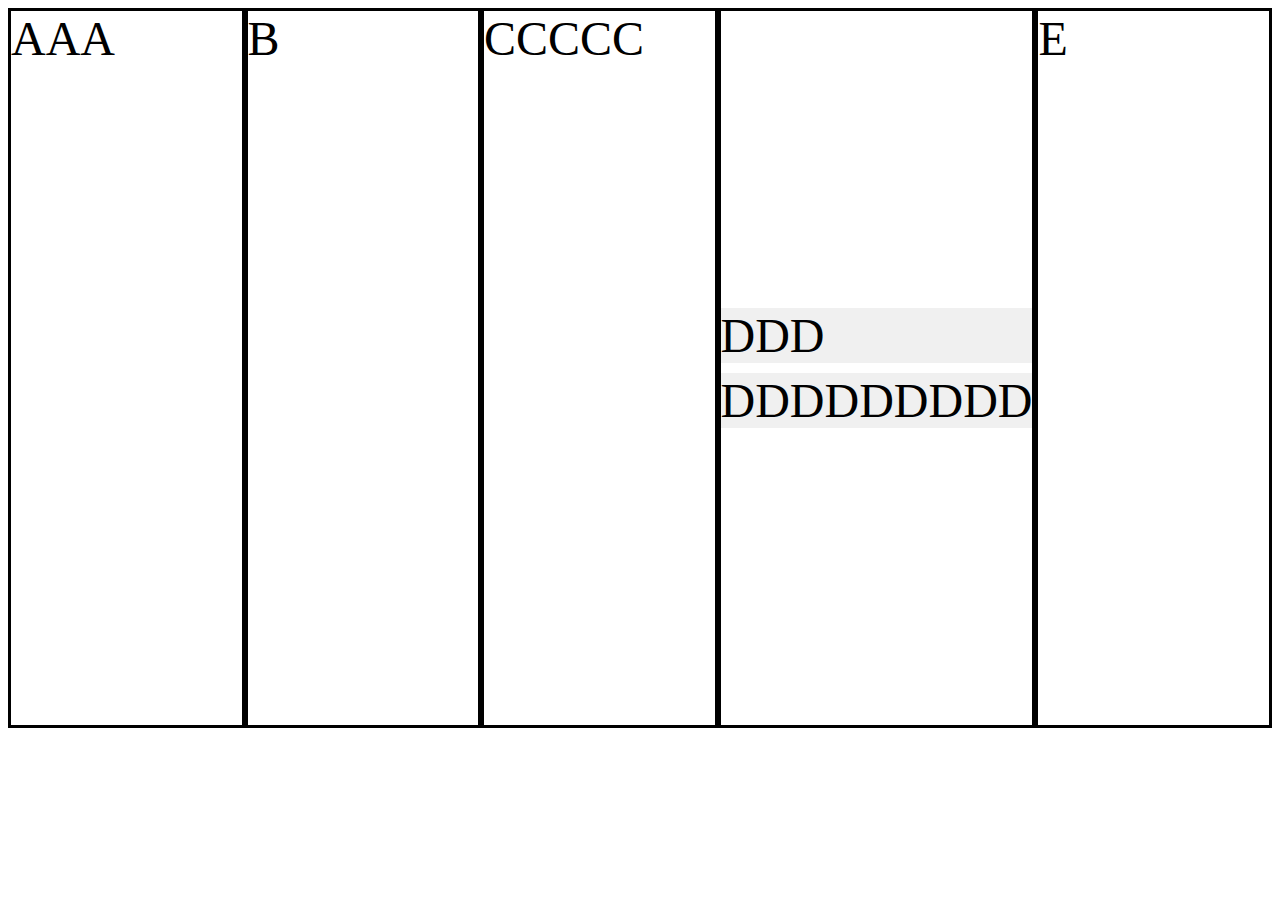
<file: 03_css_flex/css-flex.html>
<!DOCTYPE html>
<html lang="ko">
<head>
    <meta charset="UTF-8">
    <meta name="viewport" content="width=device-width, initial-scale=1.0">
    <title>Document</title>    <meta charset="UTF-8">
    <meta name="viewport" content="width=device-width, initial-scale=1.0">
    <meta http-equiv="X-UA-Compatible" content="ie=edge">
    <title>CSS FLEX</title>
    <style>
        .container {
            display: flex;
            /* flex-direction: column-reverse; */
            /* justify-content: flex-start; */
            /* align-items: flex-end; */
            height: 80vh;
            background: gray;
        }
        .item {
            /* flex-grow: 1;
            flex-basis: 0; */
            flex: 1;
            border: 3px solid black;
            background: white;
            font-size: 3rem;
        }
        /* .item:nth-child(1) {flex-grow: 1;}
        .item:nth-child(2) {flex-grow: 5;}
        .item:nth-child(3) {flex-grow: 2;}
        .item:nth-child(4) {flex-grow: 3;}
        .item:nth-child(5) {flex-grow: 1;} */
        .item.-flex {
            display: flex;
            align-content: center;
            flex-wrap: wrap;
        }
        .item.-flex > p {
            flex: 0 0 100%;
            width: 100%;
            background: #f0f0f0;
            margin: 5px 0;
        }
    </style>
</head>
<body>
    <div class="container">
        <div class="item">AAA</div>
        <div class="item">B</div>
        <div class="item">CCCCC</div>
        <div class="item -flex"><p>DDD</p><p>DDDDDDDDD</p></div>
        <div class="item">E</div>
    </div>
</body>
</html>
</file>
<file: 12_bbc_clone/style.css>
html {
	font-family: 'Noto Sans KR', sans-serif;
}
body {
	margin: 0;
}
div, section, header, footer, p, h1, h2 {
	box-sizing: border-box;
}
a {
	color: royalblue;
}
img {
	max-width: 100%;
	height: auto;
}

/* 작업 */
.global-width {
	max-width: 620px;
	margin: 0 auto;
	padding: 0 1rem;
}
.scroll-graphic {
	position: sticky;
	top: 0;
	height: 100vh;
	overflow-x: hidden;
}
.graphic-item {
	display: flex;
	justify-content: center;
	align-items: center;
	position: absolute;
	top: 0;
	left: 0;
	width: 100%;
	height: 100%;
	opacity: 0;
	transition: .5s;
	/* 
		will-change 바뀔것을 미리 브라우저에 알려준다. 
		>> 브라우저가 효율적으로 좀 더 빠르게 처리 
		>> 그렇다고 너무 많이 사용하게 되면 브라우저가 과부하 = 속도저하
		   적절히, 제한적으로 사용해야 한다.
	*/
	will-change: opacity;
}
.visible { opacity: 1;}
.scene-img { 
	max-height: 100vh;
}
.scroll-text {
	position: relative;
	padding-bottom: 1px;
}
.step {
	margin-bottom: 60vh;
	padding: .5rem 1rem;
	border-radius: 10px;
	background: rgba(255,255,255,.8);
	box-shadow: rgba(0,0,0,.3) 0 0 3px;
}
.bird {
	position: absolute;
	left: 0;
	bottom: 70%;
	width: 100px;
	transform: translateX(-100%);
	transition: 1.5s .5s linear;
}

[data-index="5"] .bird {
	left: 30%;
	bottom: 30%;
}

.strikethrough {
	text-decoration: line-through;
}

.global-footer {
	padding: 2rem 0;
	text-align: center;
}
</file>
